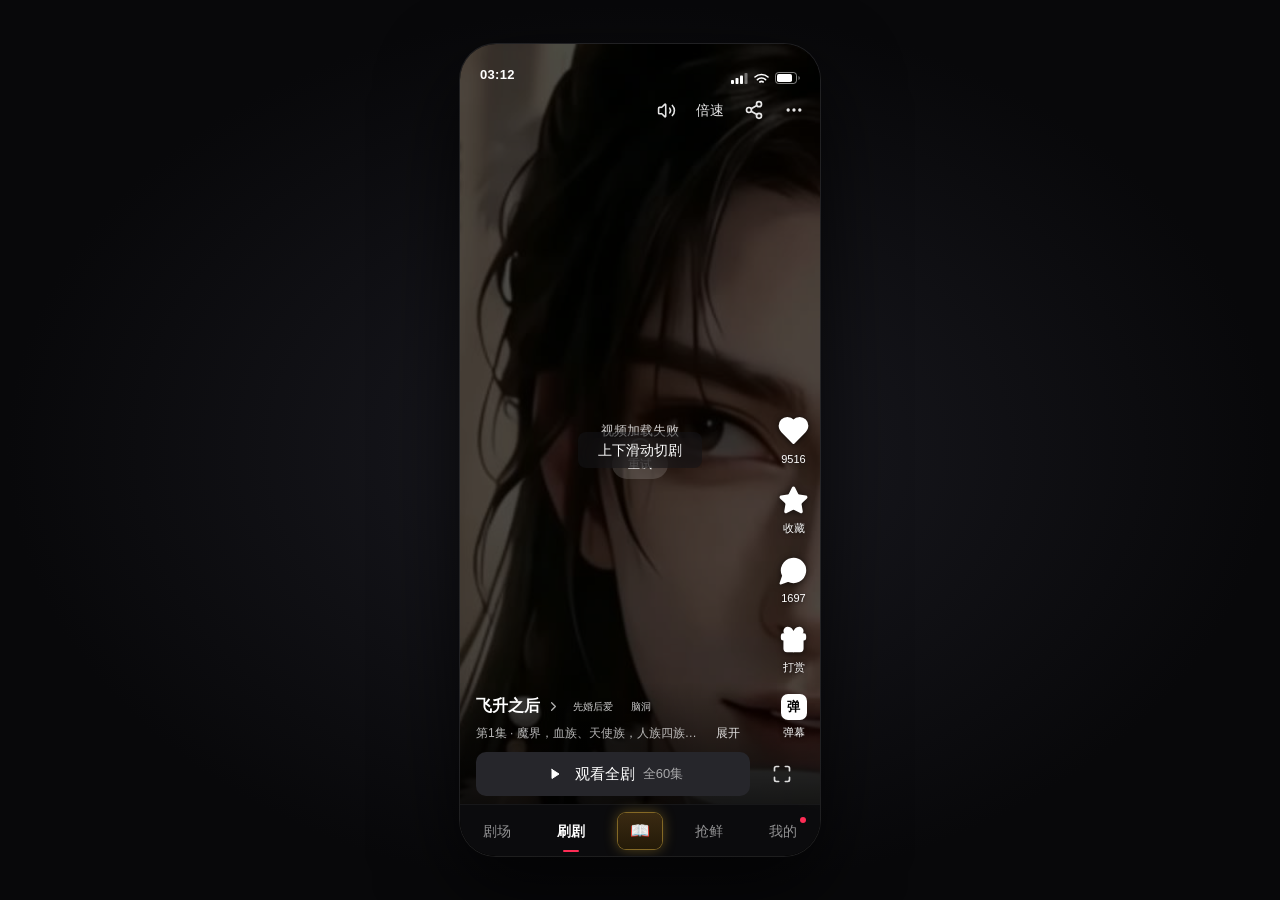
<file: index.html>
<!doctype html>
<html lang="zh-CN">
  <head>
    <meta charset="UTF-8" />
    <meta
      name="viewport"
      content="width=device-width, initial-scale=1.0, maximum-scale=1.0, user-scalable=no, viewport-fit=cover"
    />
    <meta name="theme-color" content="#000000" />
    <meta name="apple-mobile-web-app-capable" content="yes" />
    <meta name="apple-mobile-web-app-status-bar-style" content="black-translucent" />
    <title>QD剧场 · 刷漫剧</title>
    <script type="module" crossorigin src="./assets/main-B6MNUKqq.js"></script>
    <link rel="modulepreload" crossorigin href="./assets/useDragGesture-C00QCpRm.js">
    <link rel="stylesheet" crossorigin href="./assets/useDragGesture-CRgXXJ-p.css">
  </head>
  <body>
    <div id="root"></div>
  </body>
</html>
</file>
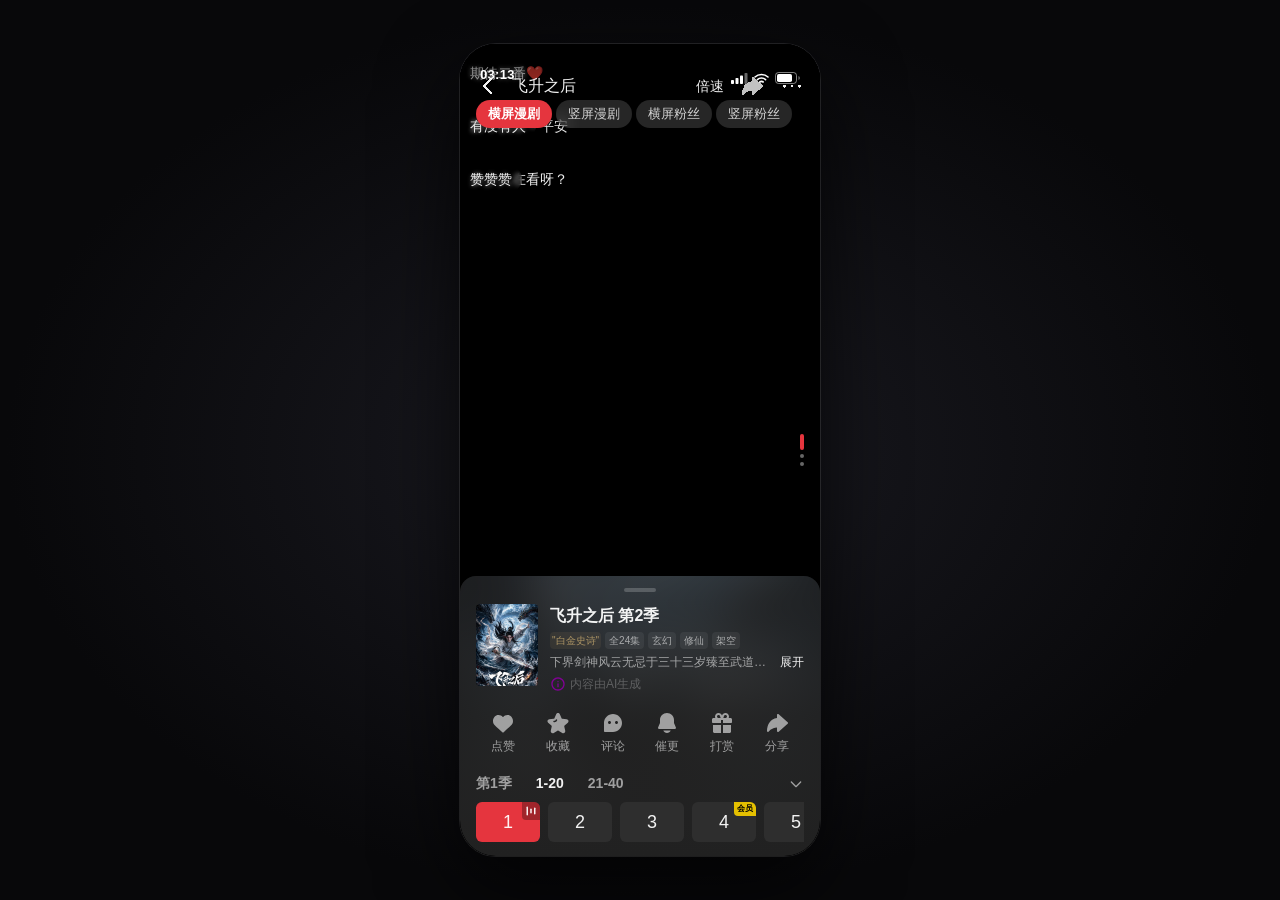
<file: bili.html>
<!doctype html>
<html lang="zh-CN">
  <head>
    <meta charset="UTF-8" />
    <meta
      name="viewport"
      content="width=device-width, initial-scale=1.0, maximum-scale=1.0, user-scalable=no, viewport-fit=cover"
    />
    <meta name="theme-color" content="#131313" />
    <meta name="apple-mobile-web-app-capable" content="yes" />
    <title>漫剧刷片 · B站版</title>
    <script type="module" crossorigin src="./assets/bili-C9l0TjOv.js"></script>
    <link rel="modulepreload" crossorigin href="./assets/useDragGesture-C00QCpRm.js">
    <link rel="stylesheet" crossorigin href="./assets/useDragGesture-CRgXXJ-p.css">
  </head>
  <body>
    <div id="root"></div>
  </body>
</html>
</file>
<file: assets/useDragGesture-CRgXXJ-p.css>
*,:before,:after{--tw-border-spacing-x: 0;--tw-border-spacing-y: 0;--tw-translate-x: 0;--tw-translate-y: 0;--tw-rotate: 0;--tw-skew-x: 0;--tw-skew-y: 0;--tw-scale-x: 1;--tw-scale-y: 1;--tw-pan-x: ;--tw-pan-y: ;--tw-pinch-zoom: ;--tw-scroll-snap-strictness: proximity;--tw-gradient-from-position: ;--tw-gradient-via-position: ;--tw-gradient-to-position: ;--tw-ordinal: ;--tw-slashed-zero: ;--tw-numeric-figure: ;--tw-numeric-spacing: ;--tw-numeric-fraction: ;--tw-ring-inset: ;--tw-ring-offset-width: 0px;--tw-ring-offset-color: #fff;--tw-ring-color: rgb(59 130 246 / .5);--tw-ring-offset-shadow: 0 0 #0000;--tw-ring-shadow: 0 0 #0000;--tw-shadow: 0 0 #0000;--tw-shadow-colored: 0 0 #0000;--tw-blur: ;--tw-brightness: ;--tw-contrast: ;--tw-grayscale: ;--tw-hue-rotate: ;--tw-invert: ;--tw-saturate: ;--tw-sepia: ;--tw-drop-shadow: ;--tw-backdrop-blur: ;--tw-backdrop-brightness: ;--tw-backdrop-contrast: ;--tw-backdrop-grayscale: ;--tw-backdrop-hue-rotate: ;--tw-backdrop-invert: ;--tw-backdrop-opacity: ;--tw-backdrop-saturate: ;--tw-backdrop-sepia: ;--tw-contain-size: ;--tw-contain-layout: ;--tw-contain-paint: ;--tw-contain-style: }::backdrop{--tw-border-spacing-x: 0;--tw-border-spacing-y: 0;--tw-translate-x: 0;--tw-translate-y: 0;--tw-rotate: 0;--tw-skew-x: 0;--tw-skew-y: 0;--tw-scale-x: 1;--tw-scale-y: 1;--tw-pan-x: ;--tw-pan-y: ;--tw-pinch-zoom: ;--tw-scroll-snap-strictness: proximity;--tw-gradient-from-position: ;--tw-gradient-via-position: ;--tw-gradient-to-position: ;--tw-ordinal: ;--tw-slashed-zero: ;--tw-numeric-figure: ;--tw-numeric-spacing: ;--tw-numeric-fraction: ;--tw-ring-inset: ;--tw-ring-offset-width: 0px;--tw-ring-offset-color: #fff;--tw-ring-color: rgb(59 130 246 / .5);--tw-ring-offset-shadow: 0 0 #0000;--tw-ring-shadow: 0 0 #0000;--tw-shadow: 0 0 #0000;--tw-shadow-colored: 0 0 #0000;--tw-blur: ;--tw-brightness: ;--tw-contrast: ;--tw-grayscale: ;--tw-hue-rotate: ;--tw-invert: ;--tw-saturate: ;--tw-sepia: ;--tw-drop-shadow: ;--tw-backdrop-blur: ;--tw-backdrop-brightness: ;--tw-backdrop-contrast: ;--tw-backdrop-grayscale: ;--tw-backdrop-hue-rotate: ;--tw-backdrop-invert: ;--tw-backdrop-opacity: ;--tw-backdrop-saturate: ;--tw-backdrop-sepia: ;--tw-contain-size: ;--tw-contain-layout: ;--tw-contain-paint: ;--tw-contain-style: }*,:before,:after{box-sizing:border-box;border-width:0;border-style:solid;border-color:#e5e7eb}:before,:after{--tw-content: ""}html,:host{line-height:1.5;-webkit-text-size-adjust:100%;-moz-tab-size:4;-o-tab-size:4;tab-size:4;font-family:PingFang SC,-apple-system,BlinkMacSystemFont,Helvetica Neue,Microsoft YaHei,sans-serif;font-feature-settings:normal;font-variation-settings:normal;-webkit-tap-highlight-color:transparent}body{margin:0;line-height:inherit}hr{height:0;color:inherit;border-top-width:1px}abbr:where([title]){-webkit-text-decoration:underline dotted;text-decoration:underline dotted}h1,h2,h3,h4,h5,h6{font-size:inherit;font-weight:inherit}a{color:inherit;text-decoration:inherit}b,strong{font-weight:bolder}code,kbd,samp,pre{font-family:ui-monospace,SFMono-Regular,Menlo,Monaco,Consolas,Liberation Mono,Courier New,monospace;font-feature-settings:normal;font-variation-settings:normal;font-size:1em}small{font-size:80%}sub,sup{font-size:75%;line-height:0;position:relative;vertical-align:baseline}sub{bottom:-.25em}sup{top:-.5em}table{text-indent:0;border-color:inherit;border-collapse:collapse}button,input,optgroup,select,textarea{font-family:inherit;font-feature-settings:inherit;font-variation-settings:inherit;font-size:100%;font-weight:inherit;line-height:inherit;letter-spacing:inherit;color:inherit;margin:0;padding:0}button,select{text-transform:none}button,input:where([type=button]),input:where([type=reset]),input:where([type=submit]){-webkit-appearance:button;background-color:transparent;background-image:none}:-moz-focusring{outline:auto}:-moz-ui-invalid{box-shadow:none}progress{vertical-align:baseline}::-webkit-inner-spin-button,::-webkit-outer-spin-button{height:auto}[type=search]{-webkit-appearance:textfield;outline-offset:-2px}::-webkit-search-decoration{-webkit-appearance:none}::-webkit-file-upload-button{-webkit-appearance:button;font:inherit}summary{display:list-item}blockquote,dl,dd,h1,h2,h3,h4,h5,h6,hr,figure,p,pre{margin:0}fieldset{margin:0;padding:0}legend{padding:0}ol,ul,menu{list-style:none;margin:0;padding:0}dialog{padding:0}textarea{resize:vertical}input::-moz-placeholder,textarea::-moz-placeholder{opacity:1;color:#9ca3af}input::placeholder,textarea::placeholder{opacity:1;color:#9ca3af}button,[role=button]{cursor:pointer}:disabled{cursor:default}img,svg,video,canvas,audio,iframe,embed,object{display:block;vertical-align:middle}img,video{max-width:100%;height:auto}[hidden]:where(:not([hidden=until-found])){display:none}.pointer-events-none{pointer-events:none}.pointer-events-auto{pointer-events:auto}.fixed{position:fixed}.absolute{position:absolute}.relative{position:relative}.sticky{position:sticky}.inset-0{top:0;right:0;bottom:0;left:0}.inset-x-0{left:0;right:0}.-bottom-0\.5{bottom:-.125rem}.-bottom-1{bottom:-.25rem}.-top-7{top:-1.75rem}.bottom-0{bottom:0}.bottom-1\.5{bottom:.375rem}.bottom-3{bottom:.75rem}.bottom-\[170px\]{bottom:170px}.bottom-\[196px\]{bottom:196px}.bottom-\[5px\]{bottom:5px}.bottom-\[92px\]{bottom:92px}.left-0{left:0}.left-1\.5{left:.375rem}.left-1\/2{left:50%}.left-3{left:.75rem}.left-4{left:1rem}.right-0{right:0}.right-1\.5{right:.375rem}.right-2\.5{right:.625rem}.right-3{right:.75rem}.right-3\.5{right:.875rem}.right-4{right:1rem}.top-0{top:0}.top-1\.5{top:.375rem}.top-1\/2{top:50%}.top-11{top:2.75rem}.top-3{top:.75rem}.top-\[28px\]{top:28px}.top-\[60px\]{top:60px}.top-\[92px\]{top:92px}.top-auto{top:auto}.z-10{z-index:10}.z-20{z-index:20}.z-30{z-index:30}.z-40{z-index:40}.z-50{z-index:50}.m-auto{margin:auto}.mx-4{margin-left:1rem;margin-right:1rem}.mx-auto{margin-left:auto;margin-right:auto}.mb-1{margin-bottom:.25rem}.mb-2{margin-bottom:.5rem}.mb-3{margin-bottom:.75rem}.mb-4{margin-bottom:1rem}.mb-\[2px\]{margin-bottom:2px}.ml-1{margin-left:.25rem}.ml-auto{margin-left:auto}.mr-\[6px\]{margin-right:6px}.mt-0\.5{margin-top:.125rem}.mt-1{margin-top:.25rem}.mt-1\.5{margin-top:.375rem}.mt-2{margin-top:.5rem}.mt-2\.5{margin-top:.625rem}.mt-3{margin-top:.75rem}.mt-4{margin-top:1rem}.mt-6{margin-top:1.5rem}.mt-\[2px\]{margin-top:2px}.line-clamp-1{overflow:hidden;display:-webkit-box;-webkit-box-orient:vertical;-webkit-line-clamp:1}.block{display:block}.inline-block{display:inline-block}.flex{display:flex}.grid{display:grid}.hidden{display:none}.aspect-\[3\/4\]{aspect-ratio:3/4}.aspect-video{aspect-ratio:16 / 9}.h-0{height:0px}.h-1{height:.25rem}.h-1\.5{height:.375rem}.h-10{height:2.5rem}.h-11{height:2.75rem}.h-12{height:3rem}.h-14{height:3.5rem}.h-16{height:4rem}.h-3{height:.75rem}.h-4{height:1rem}.h-6{height:1.5rem}.h-7{height:1.75rem}.h-8{height:2rem}.h-9{height:2.25rem}.h-\[118px\]{height:118px}.h-\[14px\]{height:14px}.h-\[2\.5px\]{height:2.5px}.h-\[247px\]{height:247px}.h-\[26px\]{height:26px}.h-\[28px\]{height:28px}.h-\[2px\]{height:2px}.h-\[340px\]{height:340px}.h-\[3px\]{height:3px}.h-\[40px\]{height:40px}.h-\[44px\]{height:44px}.h-\[4px\]{height:4px}.h-\[52px\]{height:52px}.h-\[62px\]{height:62px}.h-\[82px\]{height:82px}.h-\[84px\]{height:84px}.h-\[88px\]{height:88px}.h-\[95px\]{height:95px}.h-full{height:100%}.min-h-0{min-height:0px}.w-0{width:0px}.w-1\.5{width:.375rem}.w-11{width:2.75rem}.w-14{width:3.5rem}.w-16{width:4rem}.w-24{width:6rem}.w-3{width:.75rem}.w-4{width:1rem}.w-5{width:1.25rem}.w-6{width:1.5rem}.w-7{width:1.75rem}.w-8{width:2rem}.w-9{width:2.25rem}.w-\[110px\]{width:110px}.w-\[132px\]{width:132px}.w-\[139px\]{width:139px}.w-\[14px\]{width:14px}.w-\[22px\]{width:22px}.w-\[26px\]{width:26px}.w-\[32px\]{width:32px}.w-\[62px\]{width:62px}.w-\[64px\]{width:64px}.w-\[calc\(100\%-32px\)\]{width:calc(100% - 32px)}.w-full{width:100%}.min-w-0{min-width:0px}.flex-1{flex:1 1 0%}.shrink-0{flex-shrink:0}.-translate-x-1\/2{--tw-translate-x: -50%;transform:translate(var(--tw-translate-x),var(--tw-translate-y)) rotate(var(--tw-rotate)) skew(var(--tw-skew-x)) skewY(var(--tw-skew-y)) scaleX(var(--tw-scale-x)) scaleY(var(--tw-scale-y))}.-translate-y-1\/2{--tw-translate-y: -50%;transform:translate(var(--tw-translate-x),var(--tw-translate-y)) rotate(var(--tw-rotate)) skew(var(--tw-skew-x)) skewY(var(--tw-skew-y)) scaleX(var(--tw-scale-x)) scaleY(var(--tw-scale-y))}.rotate-45{--tw-rotate: 45deg;transform:translate(var(--tw-translate-x),var(--tw-translate-y)) rotate(var(--tw-rotate)) skew(var(--tw-skew-x)) skewY(var(--tw-skew-y)) scaleX(var(--tw-scale-x)) scaleY(var(--tw-scale-y))}.transform{transform:translate(var(--tw-translate-x),var(--tw-translate-y)) rotate(var(--tw-rotate)) skew(var(--tw-skew-x)) skewY(var(--tw-skew-y)) scaleX(var(--tw-scale-x)) scaleY(var(--tw-scale-y))}@keyframes popIn{0%{transform:scale(.6);opacity:0}60%{transform:scale(1.25);opacity:1}to{transform:scale(1);opacity:1}}.animate-popIn{animation:popIn .32s cubic-bezier(.34,1.56,.64,1)}@keyframes spin{to{transform:rotate(360deg)}}.animate-spin{animation:spin 1s linear infinite}.cursor-default{cursor:default}.cursor-grab{cursor:grab}.cursor-pointer{cursor:pointer}.touch-none{touch-action:none}.select-none{-webkit-user-select:none;-moz-user-select:none;user-select:none}.resize{resize:both}.snap-x{scroll-snap-type:x var(--tw-scroll-snap-strictness)}.snap-y{scroll-snap-type:y var(--tw-scroll-snap-strictness)}.snap-mandatory{--tw-scroll-snap-strictness: mandatory}.snap-start{scroll-snap-align:start}.snap-center{scroll-snap-align:center}.snap-always{scroll-snap-stop:always}.grid-cols-2{grid-template-columns:repeat(2,minmax(0,1fr))}.flex-col{flex-direction:column}.flex-wrap{flex-wrap:wrap}.items-start{align-items:flex-start}.items-end{align-items:flex-end}.items-center{align-items:center}.justify-end{justify-content:flex-end}.justify-center{justify-content:center}.justify-between{justify-content:space-between}.gap-0\.5{gap:.125rem}.gap-1{gap:.25rem}.gap-1\.5{gap:.375rem}.gap-2{gap:.5rem}.gap-2\.5{gap:.625rem}.gap-3{gap:.75rem}.gap-4{gap:1rem}.gap-5{gap:1.25rem}.gap-6{gap:1.5rem}.gap-\[10px\]{gap:10px}.gap-\[18px\]{gap:18px}.gap-\[2px\]{gap:2px}.gap-x-3{-moz-column-gap:.75rem;column-gap:.75rem}.gap-y-4{row-gap:1rem}.space-y-2\.5>:not([hidden])~:not([hidden]){--tw-space-y-reverse: 0;margin-top:calc(.625rem * calc(1 - var(--tw-space-y-reverse)));margin-bottom:calc(.625rem * var(--tw-space-y-reverse))}.overflow-hidden{overflow:hidden}.overflow-x-auto{overflow-x:auto}.overflow-y-scroll{overflow-y:scroll}.overscroll-contain{overscroll-behavior:contain}.truncate{overflow:hidden;text-overflow:ellipsis;white-space:nowrap}.text-ellipsis{text-overflow:ellipsis}.whitespace-nowrap{white-space:nowrap}.whitespace-pre-line{white-space:pre-line}.rounded{border-radius:.25rem}.rounded-2xl{border-radius:1rem}.rounded-\[10px\]{border-radius:10px}.rounded-\[12px\]{border-radius:12px}.rounded-\[36px\]{border-radius:36px}.rounded-\[4px\]{border-radius:4px}.rounded-\[6px\]{border-radius:6px}.rounded-\[7px\]{border-radius:7px}.rounded-full{border-radius:9999px}.rounded-lg{border-radius:.5rem}.rounded-md{border-radius:.375rem}.rounded-sm{border-radius:.125rem}.rounded-xl{border-radius:.75rem}.rounded-t-2xl{border-top-left-radius:1rem;border-top-right-radius:1rem}.rounded-t-\[16px\]{border-top-left-radius:16px;border-top-right-radius:16px}.rounded-bl-\[4px\]{border-bottom-left-radius:4px}.rounded-tr-\[4px\]{border-top-right-radius:4px}.border-0{border-width:0px}.border-2{border-width:2px}.border-y-\[12px\]{border-top-width:12px;border-bottom-width:12px}.border-b{border-bottom-width:1px}.border-b-2{border-bottom-width:2px}.border-l-\[20px\]{border-left-width:20px}.border-t{border-top-width:1px}.border-\[\#e5353e\]{--tw-border-opacity: 1;border-color:rgb(229 53 62 / var(--tw-border-opacity, 1))}.border-white\/10{border-color:#ffffff1a}.border-white\/25{border-color:#ffffff40}.border-white\/5{border-color:#ffffff0d}.border-y-transparent{border-top-color:transparent;border-bottom-color:transparent}.border-l-white\/90{border-left-color:#ffffffe6}.border-t-white\/80{border-top-color:#fffc}.bg-\[\#0b0b0d\]{--tw-bg-opacity: 1;background-color:rgb(11 11 13 / var(--tw-bg-opacity, 1))}.bg-\[\#0b0b0d\]\/95{background-color:#0b0b0df2}.bg-\[\#0c0c0e\]\/95{background-color:#0c0c0ef2}.bg-\[\#0fb3a6\]{--tw-bg-opacity: 1;background-color:rgb(15 179 166 / var(--tw-bg-opacity, 1))}.bg-\[\#161619\]{--tw-bg-opacity: 1;background-color:rgb(22 22 25 / var(--tw-bg-opacity, 1))}.bg-\[\#26262b\]{--tw-bg-opacity: 1;background-color:rgb(38 38 43 / var(--tw-bg-opacity, 1))}.bg-\[\#2e2e2e\]{--tw-bg-opacity: 1;background-color:rgb(46 46 46 / var(--tw-bg-opacity, 1))}.bg-\[\#444\]{--tw-bg-opacity: 1;background-color:rgb(68 68 68 / var(--tw-bg-opacity, 1))}.bg-\[\#cefff7\]{--tw-bg-opacity: 1;background-color:rgb(206 255 247 / var(--tw-bg-opacity, 1))}.bg-\[\#e5353e\]{--tw-bg-opacity: 1;background-color:rgb(229 53 62 / var(--tw-bg-opacity, 1))}.bg-\[rgba\(255\,255\,255\,0\.06\)\]{background-color:#ffffff0f}.bg-amber-500\/25{background-color:#f59e0b40}.bg-black{--tw-bg-opacity: 1;background-color:rgb(0 0 0 / var(--tw-bg-opacity, 1))}.bg-black\/30{background-color:#0000004d}.bg-black\/35{background-color:#00000059}.bg-black\/40{background-color:#0006}.bg-black\/45{background-color:#00000073}.bg-black\/50{background-color:#00000080}.bg-black\/55{background-color:#0000008c}.bg-black\/70{background-color:#000000b3}.bg-brand-red{--tw-bg-opacity: 1;background-color:rgb(254 44 85 / var(--tw-bg-opacity, 1))}.bg-brand-red\/90{background-color:#fe2c55e6}.bg-ink-700{--tw-bg-opacity: 1;background-color:rgb(28 28 34 / var(--tw-bg-opacity, 1))}.bg-ink-800{--tw-bg-opacity: 1;background-color:rgb(22 24 35 / var(--tw-bg-opacity, 1))}.bg-white{--tw-bg-opacity: 1;background-color:rgb(255 255 255 / var(--tw-bg-opacity, 1))}.bg-white\/10{background-color:#ffffff1a}.bg-white\/15{background-color:#ffffff26}.bg-white\/20{background-color:#fff3}.bg-white\/25{background-color:#ffffff40}.bg-white\/30{background-color:#ffffff4d}.bg-white\/5{background-color:#ffffff0d}.bg-white\/80{background-color:#fffc}.bg-white\/90{background-color:#ffffffe6}.bg-\[radial-gradient\(ellipse_at_center\,\#1b1b22_0\%\,\#08080a_70\%\)\]{background-image:radial-gradient(ellipse at center,#1b1b22,#08080a 70%)}.bg-gradient-to-b{background-image:linear-gradient(to bottom,var(--tw-gradient-stops))}.bg-gradient-to-t{background-image:linear-gradient(to top,var(--tw-gradient-stops))}.from-\[\#212121\]{--tw-gradient-from: #212121 var(--tw-gradient-from-position);--tw-gradient-to: rgb(33 33 33 / 0) var(--tw-gradient-to-position);--tw-gradient-stops: var(--tw-gradient-from), var(--tw-gradient-to)}.from-\[\#3a2a12\]{--tw-gradient-from: #3a2a12 var(--tw-gradient-from-position);--tw-gradient-to: rgb(58 42 18 / 0) var(--tw-gradient-to-position);--tw-gradient-stops: var(--tw-gradient-from), var(--tw-gradient-to)}.from-amber-400{--tw-gradient-from: #fbbf24 var(--tw-gradient-from-position);--tw-gradient-to: rgb(251 191 36 / 0) var(--tw-gradient-to-position);--tw-gradient-stops: var(--tw-gradient-from), var(--tw-gradient-to)}.from-amber-400\/70{--tw-gradient-from: rgb(251 191 36 / .7) var(--tw-gradient-from-position);--tw-gradient-to: rgb(251 191 36 / 0) var(--tw-gradient-to-position);--tw-gradient-stops: var(--tw-gradient-from), var(--tw-gradient-to)}.from-black\/55{--tw-gradient-from: rgb(0 0 0 / .55) var(--tw-gradient-from-position);--tw-gradient-to: rgb(0 0 0 / 0) var(--tw-gradient-to-position);--tw-gradient-stops: var(--tw-gradient-from), var(--tw-gradient-to)}.from-black\/80{--tw-gradient-from: rgb(0 0 0 / .8) var(--tw-gradient-from-position);--tw-gradient-to: rgb(0 0 0 / 0) var(--tw-gradient-to-position);--tw-gradient-stops: var(--tw-gradient-from), var(--tw-gradient-to)}.from-black\/95{--tw-gradient-from: rgb(0 0 0 / .95) var(--tw-gradient-from-position);--tw-gradient-to: rgb(0 0 0 / 0) var(--tw-gradient-to-position);--tw-gradient-stops: var(--tw-gradient-from), var(--tw-gradient-to)}.from-emerald-400\/70{--tw-gradient-from: rgb(52 211 153 / .7) var(--tw-gradient-from-position);--tw-gradient-to: rgb(52 211 153 / 0) var(--tw-gradient-to-position);--tw-gradient-stops: var(--tw-gradient-from), var(--tw-gradient-to)}.from-rose-500{--tw-gradient-from: #f43f5e var(--tw-gradient-from-position);--tw-gradient-to: rgb(244 63 94 / 0) var(--tw-gradient-to-position);--tw-gradient-stops: var(--tw-gradient-from), var(--tw-gradient-to)}.from-rose-500\/70{--tw-gradient-from: rgb(244 63 94 / .7) var(--tw-gradient-from-position);--tw-gradient-to: rgb(244 63 94 / 0) var(--tw-gradient-to-position);--tw-gradient-stops: var(--tw-gradient-from), var(--tw-gradient-to)}.from-sky-400{--tw-gradient-from: #38bdf8 var(--tw-gradient-from-position);--tw-gradient-to: rgb(56 189 248 / 0) var(--tw-gradient-to-position);--tw-gradient-stops: var(--tw-gradient-from), var(--tw-gradient-to)}.from-sky-400\/70{--tw-gradient-from: rgb(56 189 248 / .7) var(--tw-gradient-from-position);--tw-gradient-to: rgb(56 189 248 / 0) var(--tw-gradient-to-position);--tw-gradient-stops: var(--tw-gradient-from), var(--tw-gradient-to)}.from-sky-500{--tw-gradient-from: #0ea5e9 var(--tw-gradient-from-position);--tw-gradient-to: rgb(14 165 233 / 0) var(--tw-gradient-to-position);--tw-gradient-stops: var(--tw-gradient-from), var(--tw-gradient-to)}.from-violet-400\/70{--tw-gradient-from: rgb(167 139 250 / .7) var(--tw-gradient-from-position);--tw-gradient-to: rgb(167 139 250 / 0) var(--tw-gradient-to-position);--tw-gradient-stops: var(--tw-gradient-from), var(--tw-gradient-to)}.via-\[rgba\(33\,33\,33\,0\.8\)\]{--tw-gradient-to: rgba(33, 33, 33, 0) var(--tw-gradient-to-position);--tw-gradient-stops: var(--tw-gradient-from), rgba(33,33,33,.8) var(--tw-gradient-via-position), var(--tw-gradient-to)}.via-black\/10{--tw-gradient-to: rgb(0 0 0 / 0) var(--tw-gradient-to-position);--tw-gradient-stops: var(--tw-gradient-from), rgb(0 0 0 / .1) var(--tw-gradient-via-position), var(--tw-gradient-to)}.via-black\/55{--tw-gradient-to: rgb(0 0 0 / 0) var(--tw-gradient-to-position);--tw-gradient-stops: var(--tw-gradient-from), rgb(0 0 0 / .55) var(--tw-gradient-via-position), var(--tw-gradient-to)}.via-transparent{--tw-gradient-to: rgb(0 0 0 / 0) var(--tw-gradient-to-position);--tw-gradient-stops: var(--tw-gradient-from), transparent var(--tw-gradient-via-position), var(--tw-gradient-to)}.to-\[\#241a08\]{--tw-gradient-to: #241a08 var(--tw-gradient-to-position)}.to-black\/30{--tw-gradient-to: rgb(0 0 0 / .3) var(--tw-gradient-to-position)}.to-indigo-700{--tw-gradient-to: #4338ca var(--tw-gradient-to-position)}.to-indigo-800{--tw-gradient-to: #3730a3 var(--tw-gradient-to-position)}.to-orange-600{--tw-gradient-to: #ea580c var(--tw-gradient-to-position)}.to-orange-800{--tw-gradient-to: #9a3412 var(--tw-gradient-to-position)}.to-pink-700{--tw-gradient-to: #be185d var(--tw-gradient-to-position)}.to-purple-900{--tw-gradient-to: #581c87 var(--tw-gradient-to-position)}.to-rose-900{--tw-gradient-to: #881337 var(--tw-gradient-to-position)}.to-teal-800{--tw-gradient-to: #115e59 var(--tw-gradient-to-position)}.to-transparent{--tw-gradient-to: transparent var(--tw-gradient-to-position)}.fill-brand-gold{fill:#ffc93f}.fill-brand-red{fill:#fe2c55}.fill-white{fill:#fff}.object-contain{-o-object-fit:contain;object-fit:contain}.object-cover{-o-object-fit:cover;object-fit:cover}.p-1{padding:.25rem}.p-2{padding:.5rem}.p-\[3px\]{padding:3px}.px-1{padding-left:.25rem;padding-right:.25rem}.px-1\.5{padding-left:.375rem;padding-right:.375rem}.px-2{padding-left:.5rem;padding-right:.5rem}.px-2\.5{padding-left:.625rem;padding-right:.625rem}.px-3{padding-left:.75rem;padding-right:.75rem}.px-3\.5{padding-left:.875rem;padding-right:.875rem}.px-4{padding-left:1rem;padding-right:1rem}.px-5{padding-left:1.25rem;padding-right:1.25rem}.px-\[10px\]{padding-left:10px;padding-right:10px}.px-\[2px\]{padding-left:2px;padding-right:2px}.px-\[3px\]{padding-left:3px;padding-right:3px}.px-\[5px\]{padding-left:5px;padding-right:5px}.py-1{padding-top:.25rem;padding-bottom:.25rem}.py-1\.5{padding-top:.375rem;padding-bottom:.375rem}.py-2{padding-top:.5rem;padding-bottom:.5rem}.py-2\.5{padding-top:.625rem;padding-bottom:.625rem}.py-3{padding-top:.75rem;padding-bottom:.75rem}.py-4{padding-top:1rem;padding-bottom:1rem}.py-\[14px\]{padding-top:14px;padding-bottom:14px}.py-\[1px\]{padding-top:1px;padding-bottom:1px}.py-\[2px\]{padding-top:2px;padding-bottom:2px}.py-\[3px\]{padding-top:3px;padding-bottom:3px}.py-\[4px\]{padding-top:4px;padding-bottom:4px}.py-\[5px\]{padding-top:5px;padding-bottom:5px}.py-px{padding-top:1px;padding-bottom:1px}.pb-1{padding-bottom:.25rem}.pb-2{padding-bottom:.5rem}.pb-2\.5{padding-bottom:.625rem}.pb-3{padding-bottom:.75rem}.pb-4{padding-bottom:1rem}.pb-6{padding-bottom:1.5rem}.pb-\[calc\(60px\+env\(safe-area-inset-bottom\)\)\]{padding-bottom:calc(60px + env(safe-area-inset-bottom))}.pb-\[env\(safe-area-inset-bottom\)\]{padding-bottom:env(safe-area-inset-bottom)}.pl-11{padding-left:2.75rem}.pl-4{padding-left:1rem}.pr-1{padding-right:.25rem}.pr-16{padding-right:4rem}.pt-0\.5{padding-top:.125rem}.pt-1{padding-top:.25rem}.pt-3{padding-top:.75rem}.pt-7{padding-top:1.75rem}.pt-\[52px\]{padding-top:52px}.text-left{text-align:left}.text-center{text-align:center}.align-\[1px\]{vertical-align:1px}.text-\[10px\]{font-size:10px}.text-\[11px\]{font-size:11px}.text-\[12px\]{font-size:12px}.text-\[13px\]{font-size:13px}.text-\[14px\]{font-size:14px}.text-\[15px\]{font-size:15px}.text-\[16px\]{font-size:16px}.text-\[17px\]{font-size:17px}.text-\[18px\]{font-size:18px}.text-\[19px\]{font-size:19px}.text-\[20px\]{font-size:20px}.text-\[24px\]{font-size:24px}.text-\[26px\]{font-size:26px}.text-\[8px\]{font-size:8px}.text-\[9px\]{font-size:9px}.font-bold{font-weight:700}.font-medium{font-weight:500}.font-normal{font-weight:400}.font-semibold{font-weight:600}.tabular-nums{--tw-numeric-spacing: tabular-nums;font-variant-numeric:var(--tw-ordinal) var(--tw-slashed-zero) var(--tw-numeric-figure) var(--tw-numeric-spacing) var(--tw-numeric-fraction)}.leading-5{line-height:1.25rem}.leading-6{line-height:1.5rem}.leading-\[12px\]{line-height:12px}.leading-\[17px\]{line-height:17px}.leading-\[18px\]{line-height:18px}.leading-\[20px\]{line-height:20px}.leading-\[21px\]{line-height:21px}.leading-\[22px\]{line-height:22px}.leading-\[26px\]{line-height:26px}.leading-none{line-height:1}.tracking-wide{letter-spacing:.025em}.text-\[\#ad9565\]{--tw-text-opacity: 1;color:rgb(173 149 101 / var(--tw-text-opacity, 1))}.text-\[\#e5353e\]{--tw-text-opacity: 1;color:rgb(229 53 62 / var(--tw-text-opacity, 1))}.text-\[\#ff972e\]{--tw-text-opacity: 1;color:rgb(255 151 46 / var(--tw-text-opacity, 1))}.text-\[rgba\(255\,255\,255\,0\.26\)\]{color:#ffffff42}.text-\[rgba\(255\,255\,255\,0\.3\)\]{color:#ffffff4d}.text-\[rgba\(255\,255\,255\,0\.4\)\]{color:#fff6}.text-\[rgba\(255\,255\,255\,0\.57\)\]{color:#ffffff91}.text-\[rgba\(255\,255\,255\,0\.85\)\]{color:#ffffffd9}.text-\[rgba\(255\,255\,255\,0\.94\)\]{color:#fffffff0}.text-amber-400{--tw-text-opacity: 1;color:rgb(251 191 36 / var(--tw-text-opacity, 1))}.text-black{--tw-text-opacity: 1;color:rgb(0 0 0 / var(--tw-text-opacity, 1))}.text-brand-gold{--tw-text-opacity: 1;color:rgb(255 201 63 / var(--tw-text-opacity, 1))}.text-brand-red{--tw-text-opacity: 1;color:rgb(254 44 85 / var(--tw-text-opacity, 1))}.text-white{--tw-text-opacity: 1;color:rgb(255 255 255 / var(--tw-text-opacity, 1))}.text-white\/30{color:#ffffff4d}.text-white\/35{color:#ffffff59}.text-white\/40{color:#fff6}.text-white\/45{color:#ffffff73}.text-white\/50{color:#ffffff80}.text-white\/55{color:#ffffff8c}.text-white\/60{color:#fff9}.text-white\/70{color:#ffffffb3}.text-white\/75{color:#ffffffbf}.text-white\/80{color:#fffc}.text-white\/85{color:#ffffffd9}.text-white\/90{color:#ffffffe6}.text-white\/95{color:#fffffff2}.opacity-0{opacity:0}.opacity-100{opacity:1}.opacity-20{opacity:.2}.opacity-60{opacity:.6}.opacity-70{opacity:.7}.opacity-90{opacity:.9}.opacity-95{opacity:.95}.shadow-\[0_0_14px_rgba\(255\,201\,63\,0\.35\)\]{--tw-shadow: 0 0 14px rgba(255,201,63,.35);--tw-shadow-colored: 0 0 14px var(--tw-shadow-color);box-shadow:var(--tw-ring-offset-shadow, 0 0 #0000),var(--tw-ring-shadow, 0 0 #0000),var(--tw-shadow)}.shadow-\[0_30px_80px_rgba\(0\,0\,0\,0\.75\)\]{--tw-shadow: 0 30px 80px rgba(0,0,0,.75);--tw-shadow-colored: 0 30px 80px var(--tw-shadow-color);box-shadow:var(--tw-ring-offset-shadow, 0 0 #0000),var(--tw-ring-shadow, 0 0 #0000),var(--tw-shadow)}.shadow-\[0_6px_20px_rgba\(254\,44\,85\,0\.45\)\]{--tw-shadow: 0 6px 20px rgba(254,44,85,.45);--tw-shadow-colored: 0 6px 20px var(--tw-shadow-color);box-shadow:var(--tw-ring-offset-shadow, 0 0 #0000),var(--tw-ring-shadow, 0 0 #0000),var(--tw-shadow)}.ring-1{--tw-ring-offset-shadow: var(--tw-ring-inset) 0 0 0 var(--tw-ring-offset-width) var(--tw-ring-offset-color);--tw-ring-shadow: var(--tw-ring-inset) 0 0 0 calc(1px + var(--tw-ring-offset-width)) var(--tw-ring-color);box-shadow:var(--tw-ring-offset-shadow),var(--tw-ring-shadow),var(--tw-shadow, 0 0 #0000)}.ring-2{--tw-ring-offset-shadow: var(--tw-ring-inset) 0 0 0 var(--tw-ring-offset-width) var(--tw-ring-offset-color);--tw-ring-shadow: var(--tw-ring-inset) 0 0 0 calc(2px + var(--tw-ring-offset-width)) var(--tw-ring-color);box-shadow:var(--tw-ring-offset-shadow),var(--tw-ring-shadow),var(--tw-shadow, 0 0 #0000)}.ring-brand-gold\/40{--tw-ring-color: rgb(255 201 63 / .4)}.ring-white\/10{--tw-ring-color: rgb(255 255 255 / .1)}.ring-white\/70{--tw-ring-color: rgb(255 255 255 / .7)}.blur{--tw-blur: blur(8px);filter:var(--tw-blur) var(--tw-brightness) var(--tw-contrast) var(--tw-grayscale) var(--tw-hue-rotate) var(--tw-invert) var(--tw-saturate) var(--tw-sepia) var(--tw-drop-shadow)}.drop-shadow-\[0_1px_3px_rgba\(0\,0\,0\,0\.6\)\]{--tw-drop-shadow: drop-shadow(0 1px 3px rgba(0,0,0,.6));filter:var(--tw-blur) var(--tw-brightness) var(--tw-contrast) var(--tw-grayscale) var(--tw-hue-rotate) var(--tw-invert) var(--tw-saturate) var(--tw-sepia) var(--tw-drop-shadow)}.filter{filter:var(--tw-blur) var(--tw-brightness) var(--tw-contrast) var(--tw-grayscale) var(--tw-hue-rotate) var(--tw-invert) var(--tw-saturate) var(--tw-sepia) var(--tw-drop-shadow)}.backdrop-blur-\[2px\]{--tw-backdrop-blur: blur(2px);-webkit-backdrop-filter:var(--tw-backdrop-blur) var(--tw-backdrop-brightness) var(--tw-backdrop-contrast) var(--tw-backdrop-grayscale) var(--tw-backdrop-hue-rotate) var(--tw-backdrop-invert) var(--tw-backdrop-opacity) var(--tw-backdrop-saturate) var(--tw-backdrop-sepia);backdrop-filter:var(--tw-backdrop-blur) var(--tw-backdrop-brightness) var(--tw-backdrop-contrast) var(--tw-backdrop-grayscale) var(--tw-backdrop-hue-rotate) var(--tw-backdrop-invert) var(--tw-backdrop-opacity) var(--tw-backdrop-saturate) var(--tw-backdrop-sepia)}.backdrop-blur-md{--tw-backdrop-blur: blur(12px);-webkit-backdrop-filter:var(--tw-backdrop-blur) var(--tw-backdrop-brightness) var(--tw-backdrop-contrast) var(--tw-backdrop-grayscale) var(--tw-backdrop-hue-rotate) var(--tw-backdrop-invert) var(--tw-backdrop-opacity) var(--tw-backdrop-saturate) var(--tw-backdrop-sepia);backdrop-filter:var(--tw-backdrop-blur) var(--tw-backdrop-brightness) var(--tw-backdrop-contrast) var(--tw-backdrop-grayscale) var(--tw-backdrop-hue-rotate) var(--tw-backdrop-invert) var(--tw-backdrop-opacity) var(--tw-backdrop-saturate) var(--tw-backdrop-sepia)}.backdrop-blur-sm{--tw-backdrop-blur: blur(4px);-webkit-backdrop-filter:var(--tw-backdrop-blur) var(--tw-backdrop-brightness) var(--tw-backdrop-contrast) var(--tw-backdrop-grayscale) var(--tw-backdrop-hue-rotate) var(--tw-backdrop-invert) var(--tw-backdrop-opacity) var(--tw-backdrop-saturate) var(--tw-backdrop-sepia);backdrop-filter:var(--tw-backdrop-blur) var(--tw-backdrop-brightness) var(--tw-backdrop-contrast) var(--tw-backdrop-grayscale) var(--tw-backdrop-hue-rotate) var(--tw-backdrop-invert) var(--tw-backdrop-opacity) var(--tw-backdrop-saturate) var(--tw-backdrop-sepia)}.transition{transition-property:color,background-color,border-color,text-decoration-color,fill,stroke,opacity,box-shadow,transform,filter,backdrop-filter;transition-timing-function:cubic-bezier(.4,0,.2,1);transition-duration:.15s}.transition-\[width\]{transition-property:width;transition-timing-function:cubic-bezier(.4,0,.2,1);transition-duration:.15s}.transition-all{transition-property:all;transition-timing-function:cubic-bezier(.4,0,.2,1);transition-duration:.15s}.transition-colors{transition-property:color,background-color,border-color,text-decoration-color,fill,stroke;transition-timing-function:cubic-bezier(.4,0,.2,1);transition-duration:.15s}.transition-opacity{transition-property:opacity;transition-timing-function:cubic-bezier(.4,0,.2,1);transition-duration:.15s}.transition-transform{transition-property:transform;transition-timing-function:cubic-bezier(.4,0,.2,1);transition-duration:.15s}.duration-150{transition-duration:.15s}.duration-200{transition-duration:.2s}@keyframes enter{0%{opacity:var(--tw-enter-opacity, 1);transform:translate3d(var(--tw-enter-translate-x, 0),var(--tw-enter-translate-y, 0),0) scale3d(var(--tw-enter-scale, 1),var(--tw-enter-scale, 1),var(--tw-enter-scale, 1)) rotate(var(--tw-enter-rotate, 0))}}@keyframes exit{to{opacity:var(--tw-exit-opacity, 1);transform:translate3d(var(--tw-exit-translate-x, 0),var(--tw-exit-translate-y, 0),0) scale3d(var(--tw-exit-scale, 1),var(--tw-exit-scale, 1),var(--tw-exit-scale, 1)) rotate(var(--tw-exit-rotate, 0))}}.duration-150{animation-duration:.15s}.duration-200{animation-duration:.2s}.running{animation-play-state:running}.paused{animation-play-state:paused}html,body,#root{height:100%;overflow:hidden}body{margin:0;background:#08080a;color:#fff;font-family:PingFang SC,-apple-system,BlinkMacSystemFont,Helvetica Neue,Microsoft YaHei,sans-serif;-webkit-font-smoothing:antialiased;overscroll-behavior:none}*{-webkit-tap-highlight-color:transparent}img{-webkit-user-drag:none;-webkit-user-select:none;-moz-user-select:none;user-select:none}video{background:#000}.no-scrollbar::-webkit-scrollbar{display:none}.no-scrollbar{scrollbar-width:none;-ms-overflow-style:none}@keyframes dm{0%{transform:translate(100vw)}to{transform:translate(-100%)}}.dm-track{animation-name:dm;animation-timing-function:linear;animation-fill-mode:both;will-change:transform}@keyframes danmu-scroll{0%{transform:translate(100vw)}to{transform:translate(-100%)}}.glass{background:#1414188c;backdrop-filter:blur(14px);-webkit-backdrop-filter:blur(14px)}.text-shadow-dy{text-shadow:0 1px 4px rgba(0,0,0,.7)}.sheet-dragging{transition:none!important}.placeholder\:text-white\/35::-moz-placeholder{color:#ffffff59}.placeholder\:text-white\/35::placeholder{color:#ffffff59}.placeholder\:text-white\/50::-moz-placeholder{color:#ffffff80}.placeholder\:text-white\/50::placeholder{color:#ffffff80}.focus\:outline-none:focus{outline:2px solid transparent;outline-offset:2px}.active\:scale-90:active{--tw-scale-x: .9;--tw-scale-y: .9;transform:translate(var(--tw-translate-x),var(--tw-translate-y)) rotate(var(--tw-rotate)) skew(var(--tw-skew-x)) skewY(var(--tw-skew-y)) scaleX(var(--tw-scale-x)) scaleY(var(--tw-scale-y))}.active\:scale-95:active{--tw-scale-x: .95;--tw-scale-y: .95;transform:translate(var(--tw-translate-x),var(--tw-translate-y)) rotate(var(--tw-rotate)) skew(var(--tw-skew-x)) skewY(var(--tw-skew-y)) scaleX(var(--tw-scale-x)) scaleY(var(--tw-scale-y))}.active\:cursor-grabbing:active{cursor:grabbing}.active\:bg-\[\#33333a\]:active{--tw-bg-opacity: 1;background-color:rgb(51 51 58 / var(--tw-bg-opacity, 1))}.active\:bg-\[\#e0264c\]:active{--tw-bg-opacity: 1;background-color:rgb(224 38 76 / var(--tw-bg-opacity, 1))}.active\:bg-white\/15:active{background-color:#ffffff26}.active\:bg-white\/25:active{background-color:#ffffff40}
</file>
